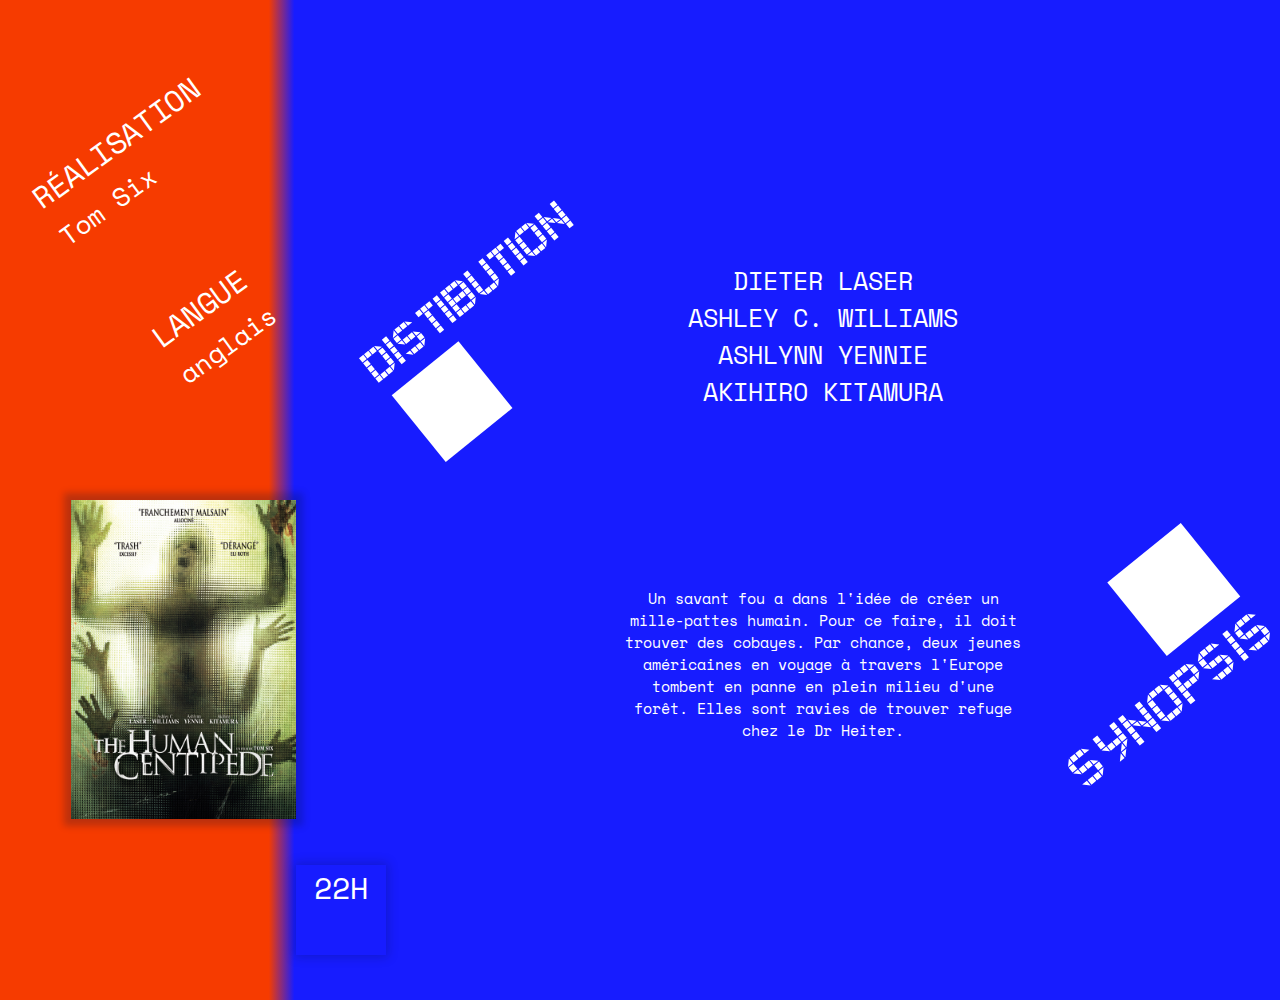
<file: page-film1.html>
<!DOCTYPE html>
<html lang="fr">

<head>
    <meta charset="UTF-8">
    <meta http-equiv="X-UA-Compatible" content="IE=edge">
    <meta name="viewport" content="width=device-width, initial-scale=1.0">
    <link rel="stylesheet" href="style-film1.css">
    <title>Document</title>
</head>

<body>

    
    <!-- <span class="carré1"></span>
    <span class="carré2"></span>
    <span class="carré3"></span>
    <span class="carré4"></span> 
    <span class="carré5"></span>  -->

    <div class="div1">
        <a href="page-film5.html" class="carré1"> </a>
    </div> 
    <div class="div2">
        <a href="page-film4.html" class="carré2"> </a>
    </div> 
    <div class="div3">
        <a href="page-film3.html" class="carré3"> </a>
    </div> 
    <div class="div4">
        <a href="page-film2.html" class="carré4"> </a>
    </div> 
    <div class="div5">
        <a href="page-film1.html" class="carré5"> </a>
    </div> 

<div class="logo">
    <a href="index.html"><img src="media/LOGOnuit.svg" alt=""></a>
</div>


    <div class="real">
        <p>RÉALISATION</p>
        Tom Six
    </div>

    <div class="affiche">

        <img src="media/humancentiped.jpg" alt="affiche humancentiped">

    </div>

    <div class="langue">
        <p>LANGUE</p>
        anglais
        
    </div>

    <div class="distrib">
        <img src="media/distribution.svg" alt="">
    </div>

    <div class="info2">
        Un savant fou a dans l'idée de créer un mille-pattes humain. Pour ce faire, il doit trouver des cobayes. Par chance, deux jeunes américaines en voyage à travers l'Europe tombent en panne en plein milieu d'une forêt. Elles sont ravies de trouver refuge chez le Dr Heiter.
    </div>

    <div class="synopsis">
        <img src="media/synopsis.svg" alt="">
    </div>

    <div class="info3">

        Dieter Laser <br>
        Ashley C. Williams <br>
        Ashlynn Yennie <br>
        Akihiro Kitamura <br>

    </div>

    <div class="horaire"><span>22H</span></div>


    

</body>

</html>
</file>
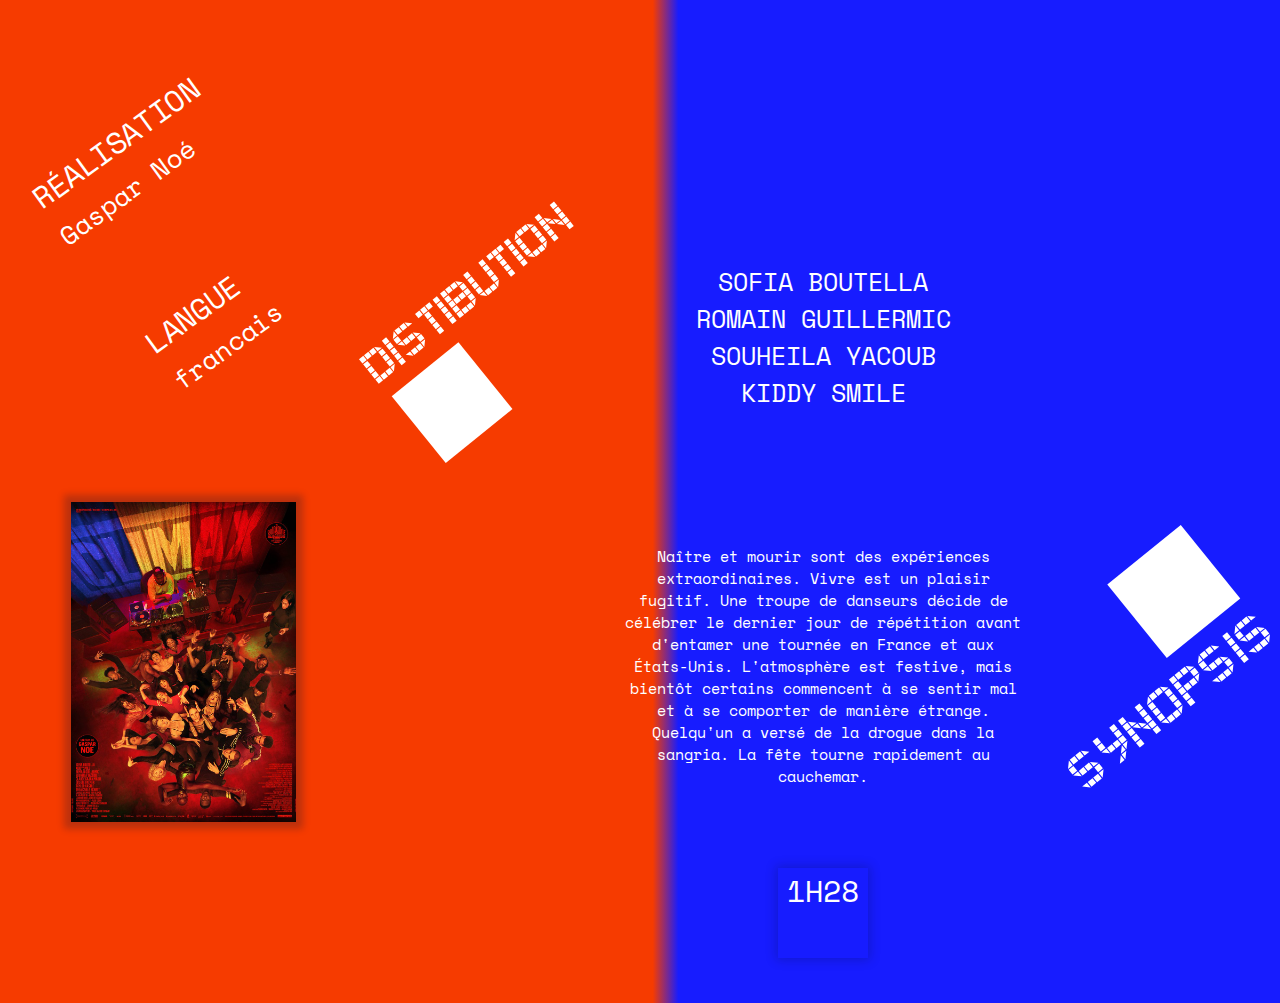
<file: page-film3.html>
<!DOCTYPE html>
<html lang="fr">

<head>
    <meta charset="UTF-8">
    <meta http-equiv="X-UA-Compatible" content="IE=edge">
    <meta name="viewport" content="width=device-width, initial-scale=1.0">
    <link rel="stylesheet" href="style-film3.css">
    <title>Document</title>
</head>

<body>

    <div class="div1">
        <a href="page-film5.html" class="carré1"> </a>
    </div> 
    <div class="div2">
        <a href="page-film4.html" class="carré2"> </a>
    </div> 
    <div class="div3">
        <a href="page-film3.html" class="carré3"> </a>
    </div> 
    <div class="div4">
        <a href="page-film2.html" class="carré4"> </a>
    </div> 
    <div class="div5">
        <a href="page-film1.html" class="carré5"> </a>
    </div> 
    
    <div class="logo">
        <a href="index.html"><img src="media/LOGOnuit.svg" alt=""></a>
    </div>


    <div class="real">
        <p>RÉALISATION</p>
        Gaspar Noé
    </div>

    <div class="affiche">

        <img src="media/climax.jpg" alt="affiche benjamin button">

    </div>

    <div class="langue">
        <p>LANGUE</p>
        francais
        
    </div>

    <div class="distrib">
        <img src="media/distribution.svg" alt="">
    </div>

    <div class="info2">
        Naître et mourir sont des expériences extraordinaires. Vivre est un plaisir fugitif. Une troupe de danseurs décide de célébrer le dernier jour de répétition avant d'entamer une tournée en France et aux États-Unis. L'atmosphère est festive, mais bientôt certains commencent à se sentir mal et à se comporter de manière étrange. Quelqu'un a versé de la drogue dans la sangria. La fête tourne rapidement au cauchemar.
    </div>

    <div class="synopsis">
        <img src="media/synopsis.svg" alt="">
    </div>

    <div class="info3">

        Sofia Boutella <br>
        Romain Guillermic<br>
        Souheila Yacoub<br>
        Kiddy Smile<br>
        
    </div>



    <div class="horaire"><span>1H28</span></div>
    

</body>

</html>
</file>
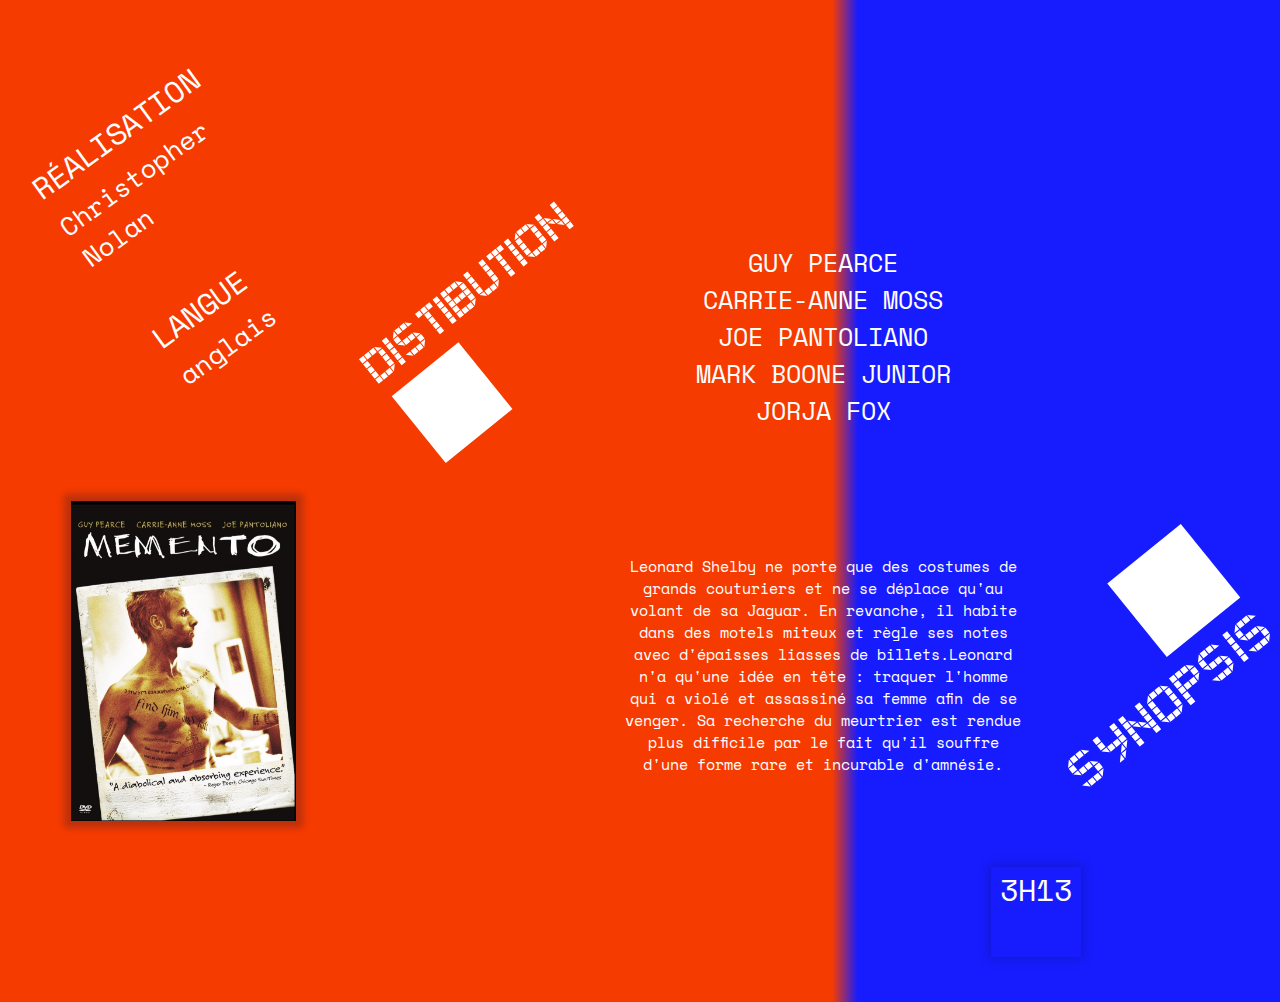
<file: page-film4.html>
<!DOCTYPE html>
<html lang="fr">

<head>
    <meta charset="UTF-8">
    <meta http-equiv="X-UA-Compatible" content="IE=edge">
    <meta name="viewport" content="width=device-width, initial-scale=1.0">
    <link rel="stylesheet" href="style-film4.css">
    <title>Document</title>
</head>

<body>


    <div class="div1">
        <a href="page-film5.html" class="carré1"> </a>
    </div> 
    <div class="div2">
        <a href="page-film4.html" class="carré2"> </a>
    </div> 
    <div class="div3">
        <a href="page-film3.html" class="carré3"> </a>
    </div> 
    <div class="div4">
        <a href="page-film2.html" class="carré4"> </a>
    </div> 
    <div class="div5">
        <a href="page-film1.html" class="carré5"> </a>
    </div> 
    
    <div class="logo">
        <a href="index.html"><img src="media/LOGOnuit.svg" alt=""></a>
    </div>


    <div class="real">
        <p>RÉALISATION</p>
        Christopher Nolan
    </div>

    <div class="affiche">

        <img src="media/Memento.jpg" alt="affiche benjamin button">

    </div>

    <div class="langue">
        <p>LANGUE</p>
        anglais
        
    </div>

    <div class="distrib">
        <img src="media/distribution.svg" alt="">
    </div>

    <div class="info2">
        Leonard Shelby ne porte que des costumes de grands couturiers et ne se déplace qu'au volant de sa Jaguar. En revanche, il habite dans des motels miteux et règle ses notes avec d'épaisses liasses de billets.Leonard n'a qu'une idée en tête : traquer l'homme qui a violé et assassiné sa femme afin de se venger. Sa recherche du meurtrier est rendue plus difficile par le fait qu'il souffre d'une forme rare et incurable d'amnésie.
    </div>

    <div class="synopsis">
        <img src="media/synopsis.svg" alt="">
    </div>

    <div class="info3">

        Guy Pearce <br>
        Carrie-Anne Moss<br>
        Joe Pantoliano<br>
        Mark Boone Junior<br>
        Jorja Fox<br>

    </div>


    <div class="horaire"><span>3H13</span></div>

</body>

</html>
</file>
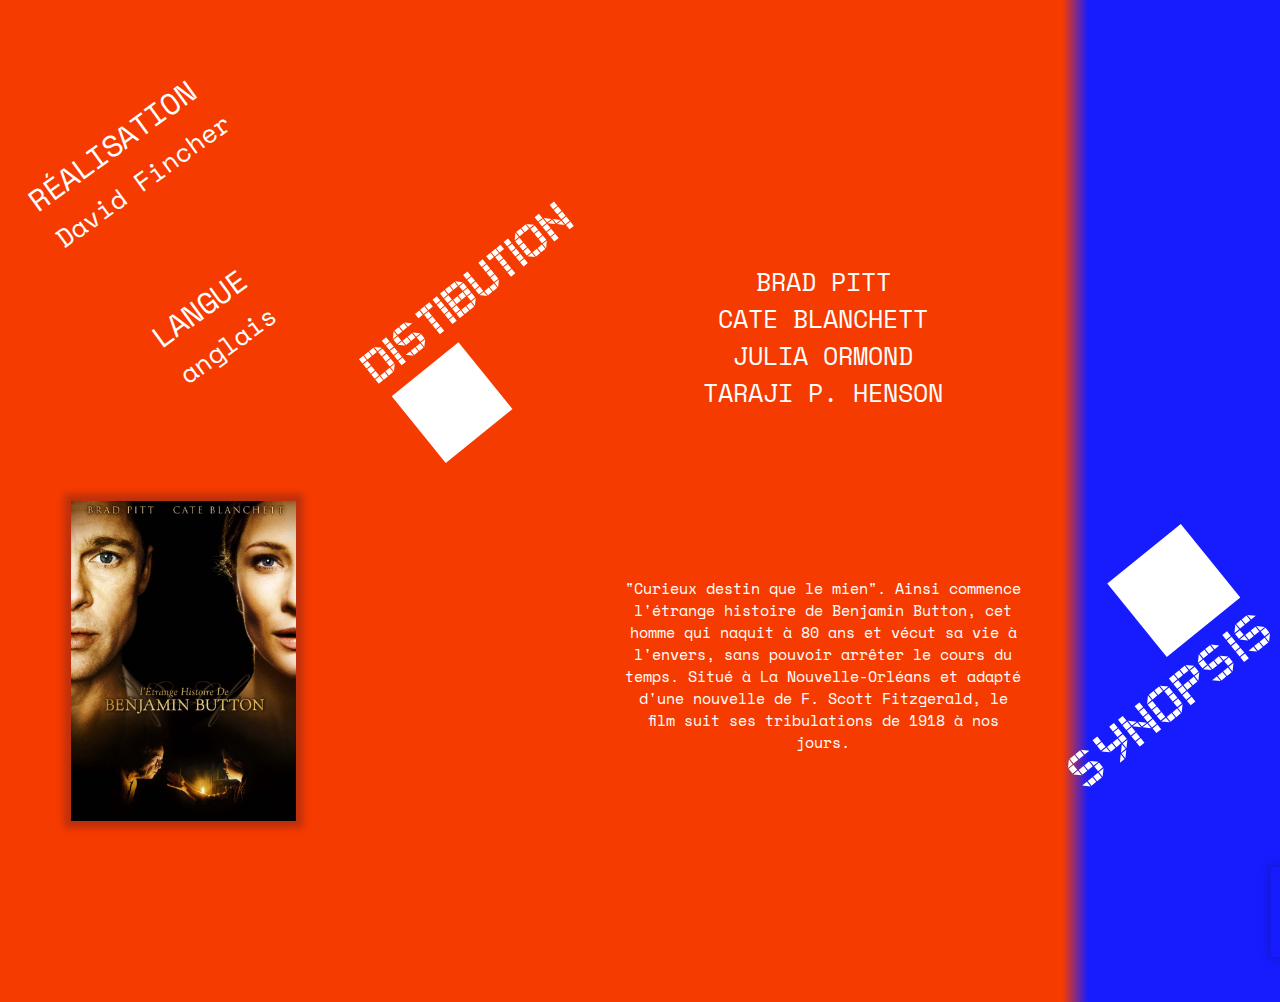
<file: page-film5.html>
<!DOCTYPE html>
<html lang="fr">

<head>
    <meta charset="UTF-8">
    <meta http-equiv="X-UA-Compatible" content="IE=edge">
    <meta name="viewport" content="width=device-width, initial-scale=1.0">
    <link rel="stylesheet" href="style-film5.css">
    <title>Document</title>
</head>

<body>

    <div class="div1">
        <a href="page-film5.html" class="carré1"> </a>
    </div> 
    <div class="div2">
        <a href="page-film4.html" class="carré2"> </a>
    </div> 
    <div class="div3">
        <a href="page-film3.html" class="carré3"> </a>
    </div> 
    <div class="div4">
        <a href="page-film2.html" class="carré4"> </a>
    </div> 
    <div class="div5">
        <a href="page-film1.html" class="carré5"> </a>
    </div> 

    <div class="logo">
        <a href="index.html"><img src="media/LOGOnuit.svg" alt=""></a>
    </div>

    <div class="real">
        <p>RÉALISATION</p>
        David Fincher
    </div>

    <div class="affiche">

        <img src="media/benjaminbutton.jpg" alt="affiche benjamin button">

    </div>

    <div class="langue">
        <p>LANGUE</p>
        anglais
        
    </div>

    <div class="distrib">
        <img src="media/distribution.svg" alt="">
    </div>

    <div class="info2">
        "Curieux destin que le mien". Ainsi commence l'étrange histoire de Benjamin Button, cet homme qui naquit à 80
        ans et vécut sa vie à l'envers, sans pouvoir arrêter le cours du temps. Situé à La Nouvelle-Orléans et adapté
        d'une nouvelle de F. Scott Fitzgerald, le film suit ses tribulations de 1918 à nos jours.
    </div>

    <div class="synopsis">
        <img src="media/synopsis.svg" alt="">
    </div>

    <div class="info3">
        BRAD PITT <br>
        CATE BLANCHETT <br>
        JULIA ORMOND <br>
        TARAJI P. HENSON<br>
    </div>


    <div class="horaire"><span>5H13</span></div>

    

</body>

</html>
</file>
<file: style-film1.css>
@font-face {
    font-family: "brique";
    src: url("media/SpaceMono-Regular.woff") format("woff");
    
}


@font-face {
    font-family: "briquebis";
    src: url("media/lack-line-regular-webfont.woff") format("woff");

}



body{
    font-family: "brique";

    background: linear-gradient(to right, #F63B00 0%, #F63B00 21%,rgb(23, 28, 255) 23%, rgb(23, 28, 255)100%);

    display: grid;
    grid-template-columns: 350px repeat(4,1fr);
    grid-template-rows: repeat(6,1fr);
    font-size: 26px;

    color: white;
}

p{
    font-family: "brique" ;
    font-size: 30px;
    margin-bottom: 5px;
    margin-top: 0;

}



img{
    width: 225px;
 
}

.affiche img{

    box-shadow: 0px 0px 7px 7px  rgba(1, 18, 54, 0.24) ;
    -webkit-box-shado7: 0px 0px 7px 7px  rgba(3, 38, 108, 0.24) ;
    -moz-box-shadow: 0px 0px 7px 7px  rgba(3, 38, 108, 0.24)00 ;

}

.logo{

    margin-top: 20px;
    margin-left: 270px;

    grid-column: 4/6;
    grid-row: 1/3;
    
    justify-self: center;
 
    width: 30%;

}

.real{
    transform: rotate(-36deg);
    place-self: center;
    margin-left: -10px;
    margin-bottom: -140px;
    margin-right: 100px;

}

.langue{

    transform: rotate(-36deg);
    grid-row: 2/3;
    place-self: center;
    text-align: start;
    margin-right: -60px;
    margin-bottom: -140px;

}

.affiche{

    grid-row: 4/6;
    place-self: center;
}
.distrib{
    place-self: center;
    grid-column: 2/3;
    grid-row: 2/4;
    
}

.info2{

    color: white;
    margin: 40px;

    grid-column: 3/4;
    grid-row: 4/6;

    font-size: 15px;
    width: 400px;
    text-align: center;
   
    place-self: center;

}

.synopsis{

    max-width: max-content;

    place-self: center;
    grid-column: 4/5;
    grid-row: 4/6;
}

.info3{

   
    color: white;
    font-family: "brique";
    font-size: 25px;
    text-transform: uppercase;
    padding:10px;

    grid-column: 3/4;
    grid-row: 2/4;
    width: 400px;
    text-align: center;
    place-self: center;


}

.horaire {
  
    grid-column: 1/3;
    grid-row: 6/7;
    font-size: 30px;
    /* margin-left: 110px; */

   
    text-align: center;
    place-self: center;
    

    width: 90px;
    height: 90px;
    margin-left: 90px;


    box-shadow: 0px 0px 10px 2px  rgba(1, 18, 54, 0.24) ;
    -webkit-box-shado7: 0px 0px 10px 2px  rgba(3, 38, 108, 0.24) ;
    -moz-box-shadow: 0px 0px 10px 2px  rgba(3, 38, 108, 0.24)00 ;


}

.horaire span{
    grid-column: 1/3;
    grid-row: 6/7;
    color: white;
    margin-left: 0px;
    padding-top: 20px;
    text-align: center;
    place-self: center;
    width: 90px;
    height: 90px;
 

}



.div1{
    grid-column: 5/6;
    grid-row: 2/3;

    /* height: 70px;
    width: 70px; */
    /* transform: rotate(-36deg); */
    /* background: white; */

}

.carré1{

    height: 70px;
    width: 70px;
    transform: rotate(-36deg);
    background: white;
    
    /* display: grid; */
    /* text-decoration: none;
    text-align: center;
    line-height: 50px;
    place-self: center;
    justify-content: center; */

    display: block;
   
    margin-left: 160px;
    margin-top: 40px;

}

.div2{
    grid-column: 5/6;
    grid-row: 3/4;
}

.carré2{

    height: 70px;
    width: 70px;
    transform: rotate(-36deg);
    background: white;
    
    display: block;
    margin-left: 160px;
    margin-top: 40px;

}

.div3{
    grid-column: 5/6;
    grid-row: 4/5;
}

.carré3{

    height: 70px;
    width: 70px;
    transform: rotate(-36deg);
    background: white;
    
    display: block;
    margin-left: 160px;
    margin-top: 40px;

}

.div4{
    grid-column: 5/6;
    grid-row: 5/6;
}

.carré4{

    height: 70px;
    width: 70px;
    transform: rotate(-36deg);
    background: white;
    
    display: block;
    margin-left: 160px;
    margin-top: 40px;

}

.div5{
    grid-column: 5/6;
    grid-row: 6/7;
}

.carré5{

    height: 70px;
    width: 70px;
    transform: rotate(-36deg);
    background: #F63B00;
    
    display: block;
    margin-left: 160px;
    margin-top: 40px;

}

/* 
span{
    color: red;
    height: 70px;
    width: 70px;
    display: block;
    place-self: center;
    margin-left: 110px;
}



.carré1{
    transform: rotate(-36deg);
    grid-column: 5/6;
    grid-row: 2/3;
    background: white;

}
.carré2{
    transform: rotate(-36deg);
    grid-column: 5/6;
    grid-row: 3/4;
    background: white;

}
.carré3{
    transform: rotate(-36deg);
    grid-column: 5/6;
    grid-row: 4/5;
    background: white;
}
.carré4{
    transform: rotate(-36deg);
    grid-column: 5/6;
    grid-row: 5/6;
    background: white;

}
.carré5{
    transform: rotate(-36deg);
    grid-column: 5/6;
    grid-row: 6/7;
    background: #F63B00;

} */
</file>
<file: style-film3.css>
@font-face {
    font-family: "brique";
    src: url("media/SpaceMono-Regular.woff") format("woff");
    
}


@font-face {
    font-family: "briquebis";
    src: url("media/lack-line-regular-webfont.woff") format("woff");

}



body{
    font-family: "brique";

    background: linear-gradient(to right, #F63B00 0%, #F63B00 51%,rgb(23, 28, 255) 53%, rgb(23, 28, 255)100%);

    display: grid;
    grid-template-columns: 350px repeat(4,1fr);
    grid-template-rows: repeat(6,1fr);
    font-size: 26px;

    color: white;
}

p{
    font-family: "brique" ;
    font-size: 30px;
    margin-bottom: 5px;
    margin-top: 0;

}

/* .real{
    color: rgb(23, 28, 255);
}
.langue{
    color: rgb(23, 28, 255);
} */



img{
    width: 225px;
 
}

.affiche img{

    box-shadow: 0px 0px 7px 7px  rgba(1, 18, 54, 0.24) ;
    -webkit-box-shado7: 0px 0px 7px 7px  rgba(3, 38, 108, 0.24) ;
    -moz-box-shadow: 0px 0px 7px 7px  rgba(3, 38, 108, 0.24)00 ;

}

.logo{

    margin-top: 20px;
    margin-left: 270px;

    grid-column: 4/6;
    grid-row: 1/3;
    
    justify-self: center;
 
    width: 30%;

}

.real{
    transform: rotate(-36deg);
    place-self: center;
    margin-left: -10px;
    margin-bottom: -140px;
    margin-right: 100px;

}

.langue{

    transform: rotate(-36deg);
    grid-row: 2/3;
    place-self: center;
    text-align: start;
    margin-right: -60px;
    margin-bottom: -140px;

}

.affiche{

    grid-row: 4/6;
    place-self: center;
}
.distrib{
    place-self: center;
    grid-column: 2/3;
    grid-row: 2/4;
    
}

.info2{

    color: white;
    margin: 40px;

    grid-column: 3/4;
    grid-row: 4/6;

    font-size: 15px;
    width: 400px;
    text-align: center;
   
    place-self: center;

}

.synopsis{

    max-width: max-content;

    place-self: center;
    grid-column: 4/5;
    grid-row: 4/6;
}

.info3{

   
    color: white;
    font-family: "brique";
    font-size: 25px;
    text-transform: uppercase;
    padding:10px;

    grid-column: 3/4;
    grid-row: 2/4;
    width: 400px;
    text-align: center;
    place-self: center;


}

.horaire {
  
    grid-column: 3/4;
    grid-row: 6/7;
    font-size: 30px;
    
    
    text-align: center;
    place-self: center;
    margin-left:0px;
    

    width: 90px;
    height: 90px;
    


    box-shadow: 0px 0px 10px 2px  rgba(1, 18, 54, 0.24) ;
    -webkit-box-shado7: 0px 0px 10px 2px  rgba(3, 38, 108, 0.24) ;
    -moz-box-shadow: 0px 0px 10px 2px  rgba(3, 38, 108, 0.24)00 ;


}

.horaire span{
 
    color: white;
    margin-left: 0px;
    padding-top: 20px;
    text-align: center;
    place-self: center;
    width: 90px;
    height: 90px;
 

}




.div1{
    grid-column: 5/6;
    grid-row: 2/3;
}

.carré1{

    height: 70px;
    width: 70px;
    transform: rotate(-36deg);
    background: white;
    
    display: block;
   
    margin-left: 160px;
    margin-top: 40px;

}

.div2{
    grid-column: 5/6;
    grid-row: 3/4;
}

.carré2{

    height: 70px;
    width: 70px;
    transform: rotate(-36deg);
    background: white;
    
    display: block;
    margin-left: 160px;
    margin-top: 40px;

}

.div3{
    grid-column: 5/6;
    grid-row: 4/5;
}

.carré3{

    height: 70px;
    width: 70px;
    transform: rotate(-36deg);
    background: #F63B00;
    
    display: block;
    margin-left: 160px;
    margin-top: 40px;

}

.div4{
    grid-column: 5/6;
    grid-row: 5/6;
}

.carré4{

    height: 70px;
    width: 70px;
    transform: rotate(-36deg);
    background: #F63B00;
    
    display: block;
    margin-left: 160px;
    margin-top: 40px;

}

.div5{
    grid-column: 5/6;
    grid-row: 6/7;
}

.carré5{

    height: 70px;
    width: 70px;
    transform: rotate(-36deg);
    background: #F63B00;
    
    display: block;
    margin-left: 160px;
    margin-top: 40px;

}
</file>
<file: style-film4.css>
@font-face {
    font-family: "brique";
    src: url("media/SpaceMono-Regular.woff") format("woff");
    
}


@font-face {
    font-family: "briquebis";
    src: url("media/lack-line-regular-webfont.woff") format("woff");

}



body{
    font-family: "brique";

    background: linear-gradient(to right, #F63B00 0%, #F63B00 65%,rgb(23, 28, 255) 67%, rgb(23, 28, 255)100%);

    display: grid;
    grid-template-columns: 350px repeat(4,1fr);
    grid-template-rows: repeat(6,1fr);
    font-size: 26px;

    color: white;
}

p{
    font-family: "brique" ;
    font-size: 30px;
    margin-bottom: 5px;
    margin-top: 0;

}

/* .real{
    color: rgb(23, 28, 255);
}
.langue{
    color: rgb(23, 28, 255);
} */



img{
    width: 225px;
 
}

.affiche img{

    box-shadow: 0px 0px 7px 7px  rgba(1, 18, 54, 0.24) ;
    -webkit-box-shado7: 0px 0px 7px 7px  rgba(3, 38, 108, 0.24) ;
    -moz-box-shadow: 0px 0px 7px 7px  rgba(3, 38, 108, 0.24)00 ;

}

.logo{

    margin-top: 20px;
    margin-left: 270px;

    grid-column: 4/6;
    grid-row: 1/3;
    
    justify-self: center;
 
    width: 30%;

}

.real{
    transform: rotate(-36deg);
    place-self: center;
    margin-left: 30px;
    margin-bottom: -140px;
    margin-right: 100px;

}

.langue{

    transform: rotate(-36deg);
    grid-row: 2/3;
    place-self: center;
    text-align: start;
    margin-right: -60px;
    margin-bottom: -140px;

}

.affiche{

    grid-row: 4/6;
    place-self: center;
}
.distrib{
    place-self: center;
    grid-column: 2/3;
    grid-row: 2/4;
    
}

.info2{

    color: white;
    margin: 40px;

    grid-column: 3/4;
    grid-row: 4/6;

    font-size: 15px;
    width: 400px;
    text-align: center;
   
    place-self: center;

}

.synopsis{

    max-width: max-content;

    place-self: center;
    grid-column: 4/5;
    grid-row: 4/6;
}

.info3{

   
    color: white;
    font-family: "brique";
    font-size: 25px;
    text-transform: uppercase;
    padding:10px;

    grid-column: 3/4;
    grid-row: 2/4;
    width: 400px;
    text-align: center;
    place-self: center;


}

.horaire {
  
    grid-column: 3/5;
    grid-row: 6/7;
    font-size: 30px;
    /* margin-left: 110px; */

   
    text-align: center;
    place-self: center;
    

    width: 90px;
    height: 90px;
    margin-left: 200px;


    box-shadow: 0px 0px 10px 2px  rgba(1, 18, 54, 0.24) ;
    -webkit-box-shado7: 0px 0px 10px 2px  rgba(3, 38, 108, 0.24) ;
    -moz-box-shadow: 0px 0px 10px 2px  rgba(3, 38, 108, 0.24)00 ;


}

.horaire span{
    grid-column: 1/3;
    grid-row: 6/7;
    color: white;
    margin-left: 0px;
    padding-top: 20px;
    text-align: center;
    place-self: center;
    width: 90px;
    height: 90px;
 

}



.div1{
    grid-column: 5/6;
    grid-row: 2/3;
}

.carré1{

    height: 70px;
    width: 70px;
    transform: rotate(-36deg);
    background: white;
    
    display: block;
   
    margin-left: 160px;
    margin-top: 40px;

}

.div2{
    grid-column: 5/6;
    grid-row: 3/4;
}

.carré2{

    height: 70px;
    width: 70px;
    transform: rotate(-36deg);
    background: #F63B00;
    
    display: block;
    margin-left: 160px;
    margin-top: 40px;

}

.div3{
    grid-column: 5/6;
    grid-row: 4/5;
}

.carré3{

    height: 70px;
    width: 70px;
    transform: rotate(-36deg);
    background: #F63B00;
    
    display: block;
    margin-left: 160px;
    margin-top: 40px;

}

.div4{
    grid-column: 5/6;
    grid-row: 5/6;
}

.carré4{

    height: 70px;
    width: 70px;
    transform: rotate(-36deg);
    background: #F63B00;
    
    display: block;
    margin-left: 160px;
    margin-top: 40px;

}

.div5{
    grid-column: 5/6;
    grid-row: 6/7;
}

.carré5{

    height: 70px;
    width: 70px;
    transform: rotate(-36deg);
    background: #F63B00;
    
    display: block;
    margin-left: 160px;
    margin-top: 40px;

}
</file>
<file: style-film5.css>
@font-face {
    font-family: "brique";
    src: url("media/SpaceMono-Regular.woff") format("woff");
    
}


@font-face {
    font-family: "briquebis";
    src: url("media/lack-line-regular-webfont.woff") format("woff");

}



body{
    font-family: "brique";

    background: linear-gradient(to right, #F63B00 0%, #F63B00 83%,rgb(23, 28, 255) 85%, rgb(23, 28, 255)100%);

    display: grid;
    grid-template-columns: 350px repeat(4,1fr);
    grid-template-rows: repeat(6,1fr);
    font-size: 26px;

    color: white;
}

p{
    font-family: "brique" ;
    font-size: 30px;
    margin-bottom: 5px;
    margin-top: 0;

}

/* .real{
    color: rgb(23, 28, 255);
}
.langue{
    color: rgb(23, 28, 255);
} */



img{
    width: 225px;
 
}

.affiche img{

    box-shadow: 0px 0px 7px 7px  rgba(1, 18, 54, 0.24) ;
    -webkit-box-shado7: 0px 0px 7px 7px  rgba(3, 38, 108, 0.24) ;
    -moz-box-shadow: 0px 0px 7px 7px  rgba(3, 38, 108, 0.24)00 ;

}

.logo{

    margin-top: 20px;
    margin-left: 270px;

    grid-column: 4/6;
    grid-row: 1/3;
    
    justify-self: center;
 
    width: 30%;

}

.real{
    transform: rotate(-36deg);
    place-self: center;
    margin-left: -10px;
    margin-bottom: -140px;
    margin-right: 100px;

}

.langue{

    transform: rotate(-36deg);
    grid-row: 2/3;
    place-self: center;
    text-align: start;
    margin-right: -60px;
    margin-bottom: -140px;

}

.affiche{

    grid-row: 4/6;
    place-self: center;
}
.distrib{
    place-self: center;
    grid-column: 2/3;
    grid-row: 2/4;
    
}

.info2{

    color: white;
    margin: 40px;

    grid-column: 3/4;
    grid-row: 4/6;

    font-size: 15px;
    width: 400px;
    text-align: center;
   
    place-self: center;

}

.synopsis{

    max-width: max-content;

    place-self: center;
    grid-column: 4/5;
    grid-row: 4/6;
}

.info3{

   
    color: white;
    font-family: "brique";
    font-size: 25px;
    text-transform: uppercase;
    padding:10px;

    grid-column: 3/4;
    grid-row: 2/4;
    width: 400px;
    text-align: center;
    place-self: center;


}

.horaire {
  
    grid-column: 4/6;
    grid-row: 6/7;
    font-size: 30px;
    /* margin-left: 110px; */

   
    text-align: center;
    place-self: center;
    

    width: 90px;
    height: 90px;
    margin-left: 50px;


    box-shadow: 0px 0px 10px 2px  rgba(1, 18, 54, 0.24) ;
    -webkit-box-shado7: 0px 0px 10px 2px  rgba(3, 38, 108, 0.24) ;
    -moz-box-shadow: 0px 0px 10px 2px  rgba(3, 38, 108, 0.24)00 ;


}

.horaire span{
    grid-column: 1/3;
    grid-row: 6/7;
    color: white;
    margin-left: 0px;
    padding-top: 20px;
    text-align: center;
    place-self: center;
    width: 90px;
    height: 90px;
 

}



.div1{
    grid-column: 5/6;
    grid-row: 2/3;
}

.carré1{

    height: 70px;
    width: 70px;
    transform: rotate(-36deg);
    background: #F63B00;
    
    display: block;
   
    margin-left: 160px;
    margin-top: 40px;

}

.div2{
    grid-column: 5/6;
    grid-row: 3/4;
}

.carré2{

    height: 70px;
    width: 70px;
    transform: rotate(-36deg);
    background: #F63B00;
    
    display: block;
    margin-left: 160px;
    margin-top: 40px;

}

.div3{
    grid-column: 5/6;
    grid-row: 4/5;
}

.carré3{

    height: 70px;
    width: 70px;
    transform: rotate(-36deg);
    background: #F63B00;
    
    display: block;
    margin-left: 160px;
    margin-top: 40px;

}

.div4{
    grid-column: 5/6;
    grid-row: 5/6;
}

.carré4{

    height: 70px;
    width: 70px;
    transform: rotate(-36deg);
    background: #F63B00;
    
    display: block;
    margin-left: 160px;
    margin-top: 40px;

}

.div5{
    grid-column: 5/6;
    grid-row: 6/7;
}

.carré5{

    height: 70px;
    width: 70px;
    transform: rotate(-36deg);
    background: #F63B00;
    
    display: block;
    margin-left: 160px;
    margin-top: 40px;

}
</file>
